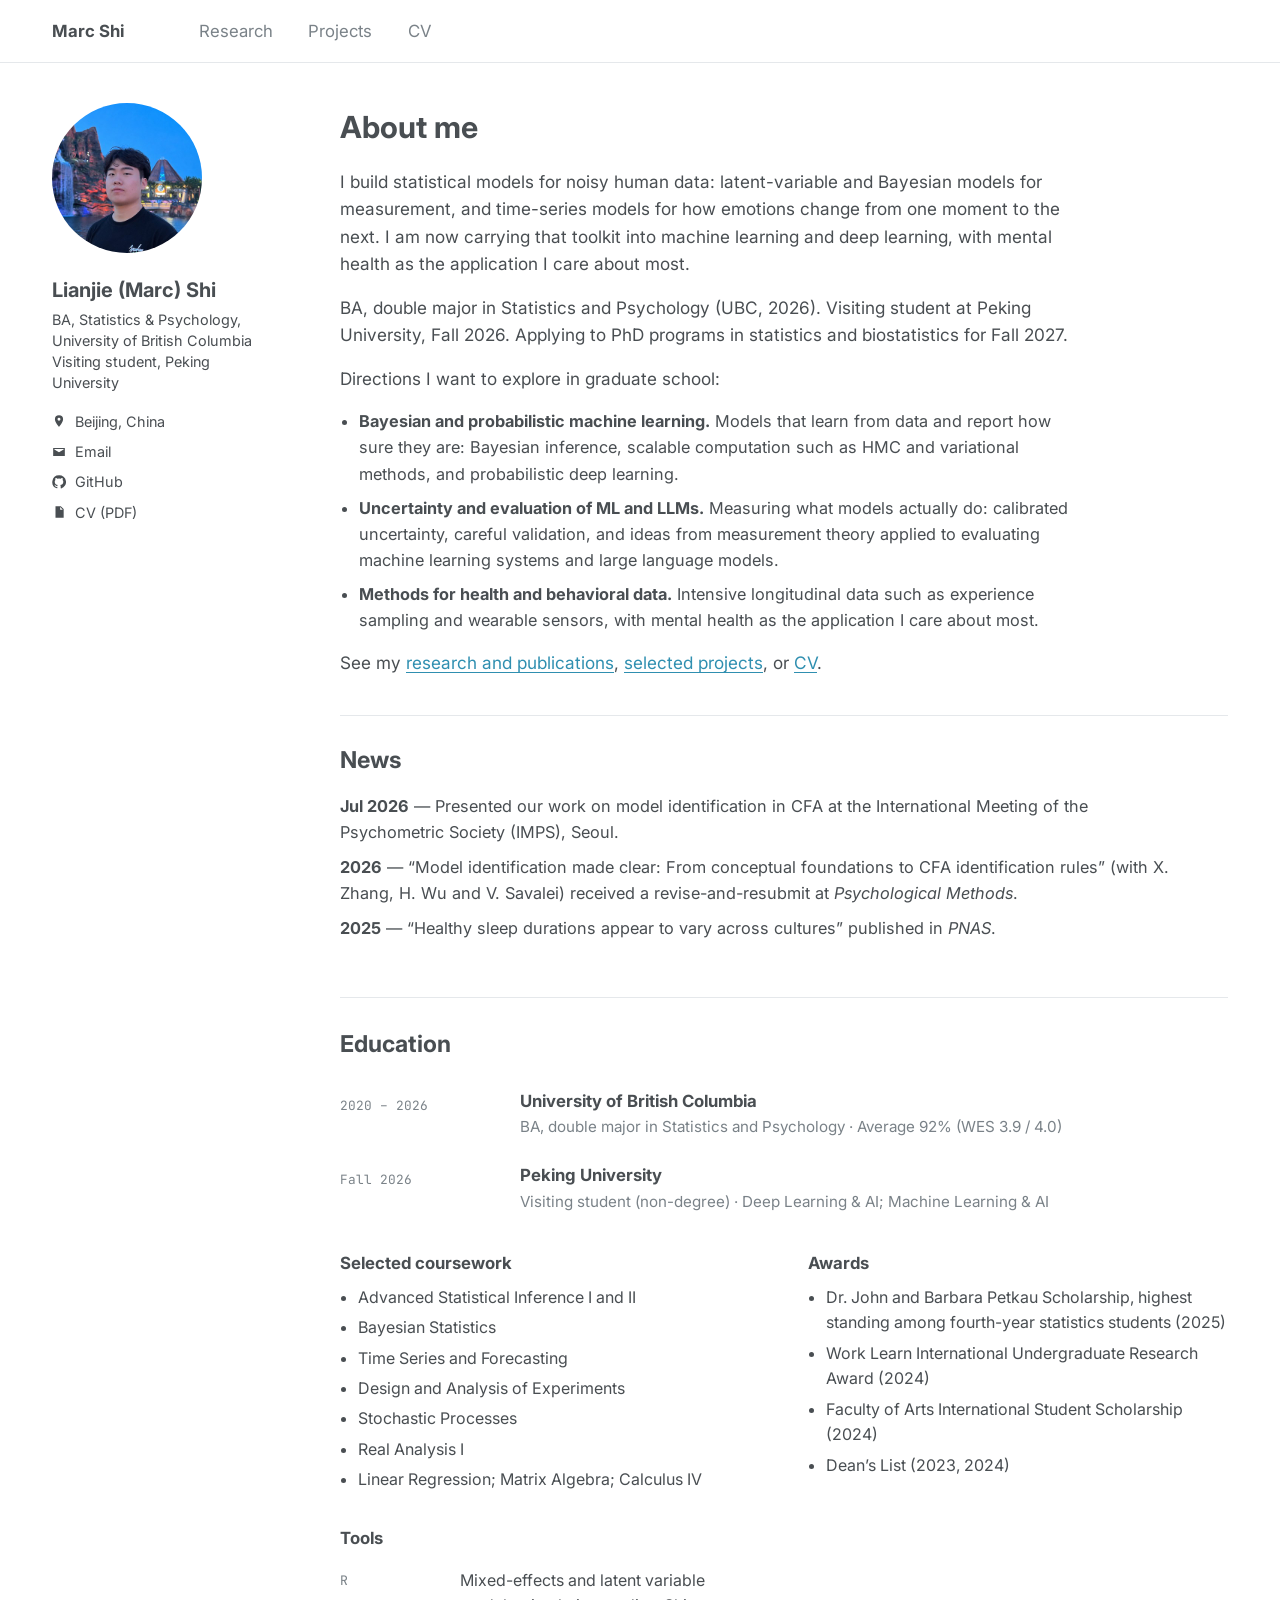
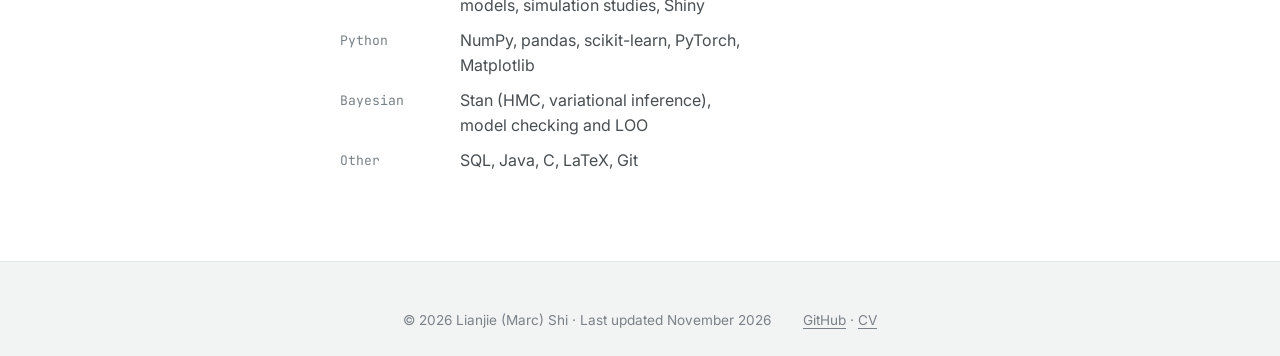
<file: index.html>
<!doctype html><html><head><meta charset=utf8><meta name=viewport content="width=device-width,initial-scale=1,viewport-fit=cover"><style>:root{color-scheme:light;box-sizing:border-box;padding-top:env(safe-area-inset-top,0px);padding-bottom:env(safe-area-inset-bottom,0px)}html{scroll-padding-top:env(safe-area-inset-top,0px)}body{margin:0;padding:0;font:14px -apple-system,BlinkMacSystemFont,sans-serif;background:#fff;color:#000}img{max-width:100%}[hidden]:not([hidden=until-found i]){display:none!important}</style></head><body>
<title>Lianjie (Marc) Shi</title>
<meta name="description" content="Lianjie (Marc) Shi — statistics and psychology graduate (UBC). Bayesian and latent-variable models for noisy human data, time series, and machine learning.">
<link rel="preconnect" href="https://fonts.googleapis.com">
<link rel="preconnect" href="https://fonts.gstatic.com" crossorigin>
<link rel="stylesheet" href="https://fonts.googleapis.com/css2?family=Inter:wght@400;500;600;700&family=JetBrains+Mono:wght@400;500&display=swap">
<link rel="stylesheet" href="assets/style.css">

<header class="masthead"><div class="in"><a class="site" href="index.html">Marc Shi</a><nav aria-label="Pages"><a href="research.html">Research</a><a href="projects.html">Projects</a><a href="Shi_Lianjie_CV.pdf">CV</a></nav></div></header>
<div class="layout">
  <aside class="sidebar" aria-label="About Marc">
      <img class="avatar-img" src="images/profile.jpg" alt="Lianjie (Marc) Shi">
      <p class="name">Lianjie (Marc) Shi</p>
      <p class="role">BA, Statistics &amp; Psychology, University of British Columbia<br>Visiting student, Peking University</p>
      <ul>
        <li><svg viewBox="0 0 24 24"><path d="M12 2a7 7 0 0 0-7 7c0 5.25 7 13 7 13s7-7.75 7-13a7 7 0 0 0-7-7zm0 9.5A2.5 2.5 0 1 1 12 6.5a2.5 2.5 0 0 1 0 5z"/></svg><span>Beijing, China</span></li>
        <li><svg viewBox="0 0 24 24"><path d="M2 5h20v14H2zm2 2v.5l8 5 8-5V7z"/></svg><a href="mailto:lianjie.marc.shi@outlook.com">Email</a></li>
        <li><svg viewBox="0 0 24 24"><path d="M12 .5a11.5 11.5 0 0 0-3.64 22.4c.58.1.79-.25.79-.56v-2c-3.2.7-3.88-1.38-3.88-1.38-.53-1.33-1.28-1.69-1.28-1.69-1.05-.72.08-.7.08-.7 1.16.08 1.77 1.19 1.77 1.19 1.03 1.76 2.7 1.25 3.36.96.1-.75.4-1.25.73-1.54-2.56-.29-5.25-1.28-5.25-5.68 0-1.26.45-2.28 1.19-3.09-.12-.29-.52-1.46.11-3.05 0 0 .97-.31 3.17 1.18a11 11 0 0 1 5.77 0c2.2-1.49 3.17-1.18 3.17-1.18.63 1.59.23 2.76.11 3.05.74.81 1.19 1.83 1.19 3.09 0 4.41-2.69 5.38-5.26 5.67.41.36.78 1.06.78 2.14v3.17c0 .31.21.67.8.56A11.5 11.5 0 0 0 12 .5z"/></svg><a href="https://github.com/Marclianjie" target="_blank" rel="noopener">GitHub</a></li>
        <li><svg viewBox="0 0 24 24"><path d="M6 2h9l5 5v15H6zm8 1.5V8h4.5zM8 12h8v1.5H8zm0 3h8v1.5H8zm0 3h5v1.5H8z"/></svg><a href="Shi_Lianjie_CV.pdf" target="_blank" rel="noopener">CV (PDF)</a></li>
      </ul>
    </aside>
  <main>
    <h1 class="page">About me</h1>
    <div class="prose">
      <p>I build statistical models for noisy human data: latent-variable and Bayesian models for measurement, and time-series models for how emotions change from one moment to the next. I am now carrying that toolkit into machine learning and deep learning, with mental health as the application I care about most.</p>
      <p>BA, double major in Statistics and Psychology (UBC, 2026). Visiting student at Peking University, Fall 2026. Applying to PhD programs in statistics and biostatistics for Fall 2027.</p>
      <p>Directions I want to explore in graduate school:</p>
      <ul>
        <li><b>Bayesian and probabilistic machine learning.</b> Models that learn from data and report how sure they are: Bayesian inference, scalable computation such as HMC and variational methods, and probabilistic deep learning.</li>
        <li><b>Uncertainty and evaluation of ML and LLMs.</b> Measuring what models actually do: calibrated uncertainty, careful validation, and ideas from measurement theory applied to evaluating machine learning systems and large language models.</li>
        <li><b>Methods for health and behavioral data.</b> Intensive longitudinal data such as experience sampling and wearable sensors, with mental health as the application I care about most.</li>
      </ul>
      <p>See my <a href="research.html">research and publications</a>, <a href="projects.html">selected projects</a>, or <a href="Shi_Lianjie_CV.pdf" target="_blank" rel="noopener">CV</a>.</p>
    </div>
    <h2 class="sub">News</h2>
    <ul class="news">
      <li><b>Jul 2026</b> — Presented our work on model identification in CFA at the International Meeting of the Psychometric Society (IMPS), Seoul.</li>
      <li><b>2026</b> — “Model identification made clear: From conceptual foundations to CFA identification rules” (with X. Zhang, H. Wu and V. Savalei) received a revise-and-resubmit at <i>Psychological Methods</i>.</li>
      <li><b>2025</b> — “Healthy sleep durations appear to vary across cultures” published in <i>PNAS</i>.</li>
    </ul>
<section id="education" style="margin-top:1.5rem" aria-labelledby="edu-h">
    <div class="sec-head"><h2 id="edu-h">Education</h2></div>
    <div class="entries" style="margin-bottom:2.25rem">
      <div class="entry">
        <div class="when">2020 – 2026</div>
        <div>
          <h3>University of British Columbia</h3>
          <p class="where">BA, double major in Statistics and Psychology · Average 92% (WES 3.9 / 4.0)</p>
        </div>
      </div>
      <div class="entry">
        <div class="when">Fall 2026</div>
        <div>
          <h3>Peking University</h3>
          <p class="where">Visiting student (non-degree) · Deep Learning &amp; AI; Machine Learning &amp; AI</p>
        </div>
      </div>
    </div>
    <div class="two">
      <div>
        <h3>Selected coursework</h3>
        <ul class="plain">
          <li>Advanced Statistical Inference I and II</li>
          <li>Bayesian Statistics</li>
          <li>Time Series and Forecasting</li>
          <li>Design and Analysis of Experiments</li>
          <li>Stochastic Processes</li>
          <li>Real Analysis I</li>
          <li>Linear Regression; Matrix Algebra; Calculus IV</li>
        </ul>
      </div>
      <div>
        <h3>Awards</h3>
        <ul class="plain">
          <li>Dr. John and Barbara Petkau Scholarship, highest standing among fourth-year statistics students (2025)</li>
          <li>Work Learn International Undergraduate Research Award (2024)</li>
          <li>Faculty of Arts International Student Scholarship (2024)</li>
          <li>Dean’s List (2023, 2024)</li>
        </ul>
      </div>
      <div>
        <h3>Tools</h3>
        <dl class="skills">
          <div><dt>R</dt><dd>Mixed-effects and latent variable models, simulation studies, Shiny</dd></div>
          <div><dt>Python</dt><dd>NumPy, pandas, scikit-learn, PyTorch, Matplotlib</dd></div>
          <div><dt>Bayesian</dt><dd>Stan (HMC, variational inference), model checking and LOO</dd></div>
          <div><dt>Other</dt><dd>SQL, Java, C, LaTeX, Git</dd></div>
        </dl>
      </div>
    </div>
  </section>
  </main>
</div>
<footer class="site-footer"><div class="in"><span>© 2026 Lianjie (Marc) Shi · Last updated November 2026</span><span><a href="https://github.com/Marclianjie" target="_blank" rel="noopener">GitHub</a> · <a href="Shi_Lianjie_CV.pdf" target="_blank" rel="noopener">CV</a></span></div></footer>


</body></html>
</file>
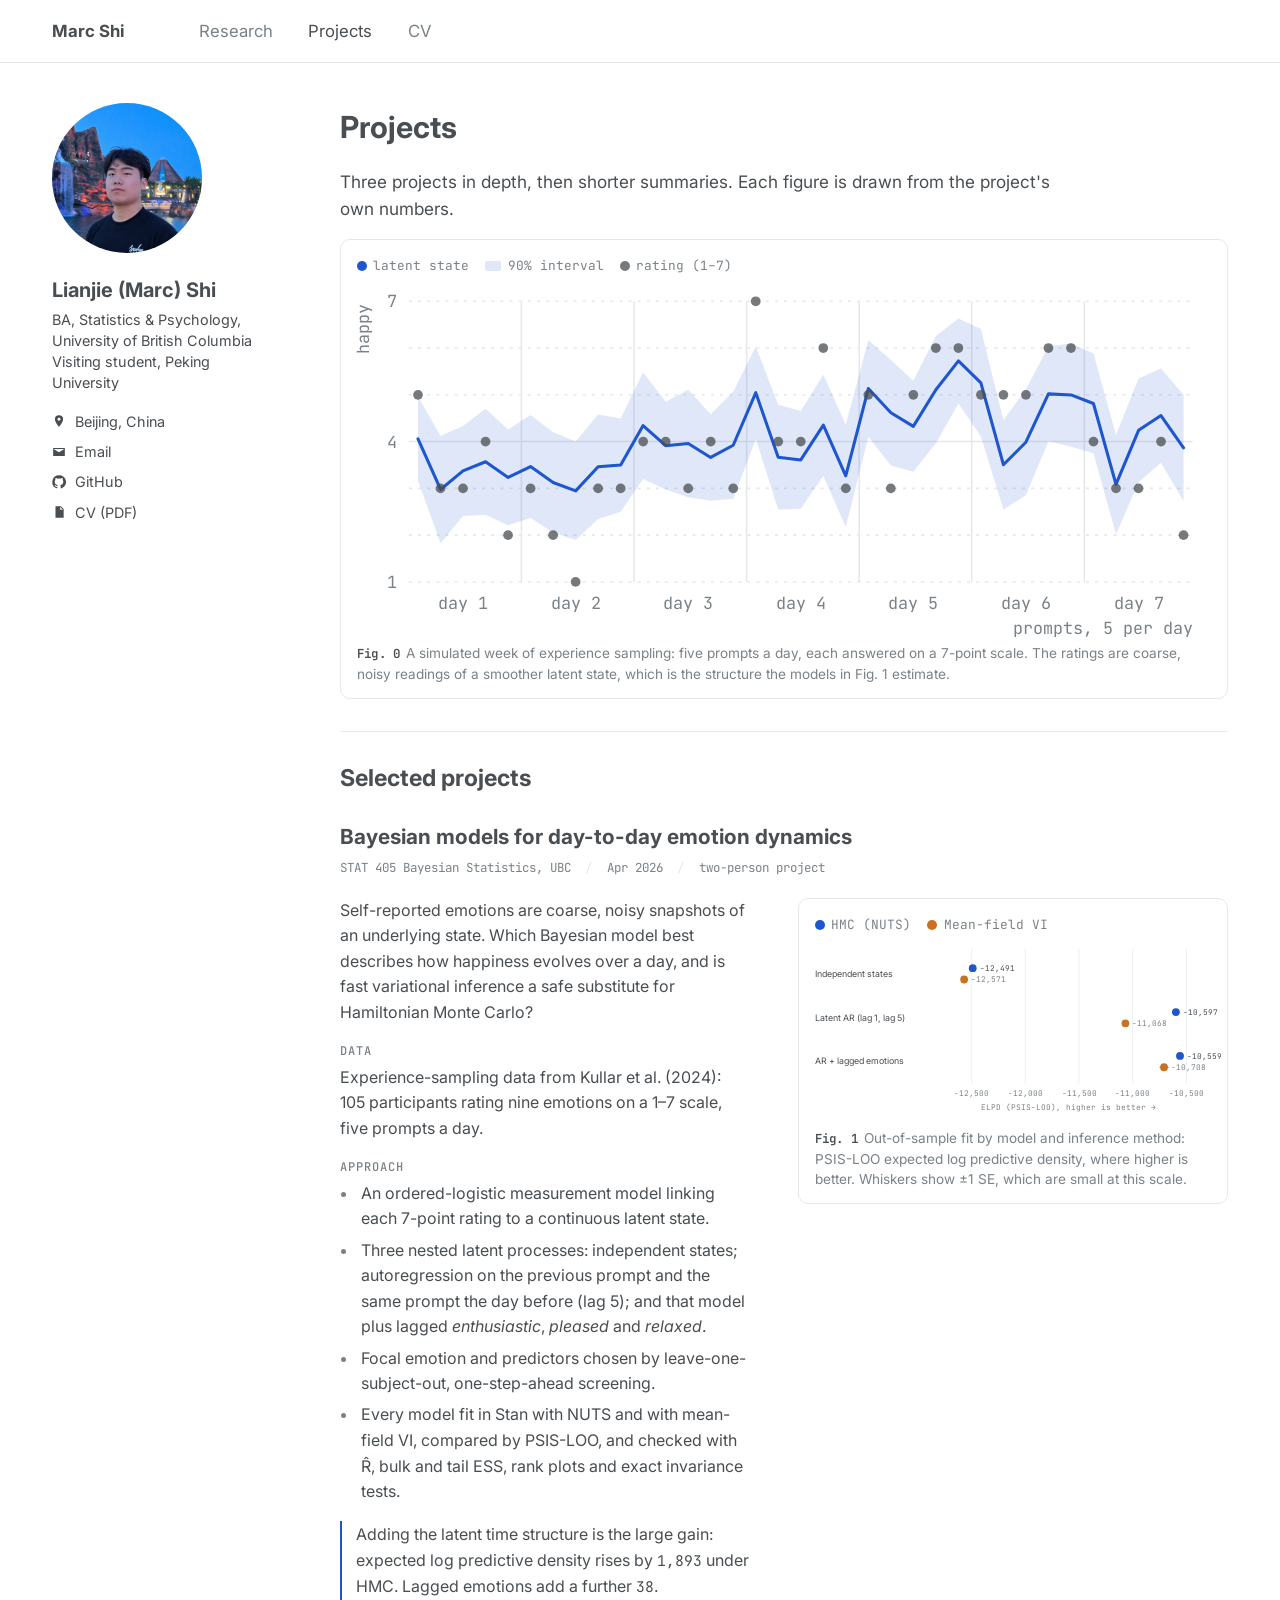
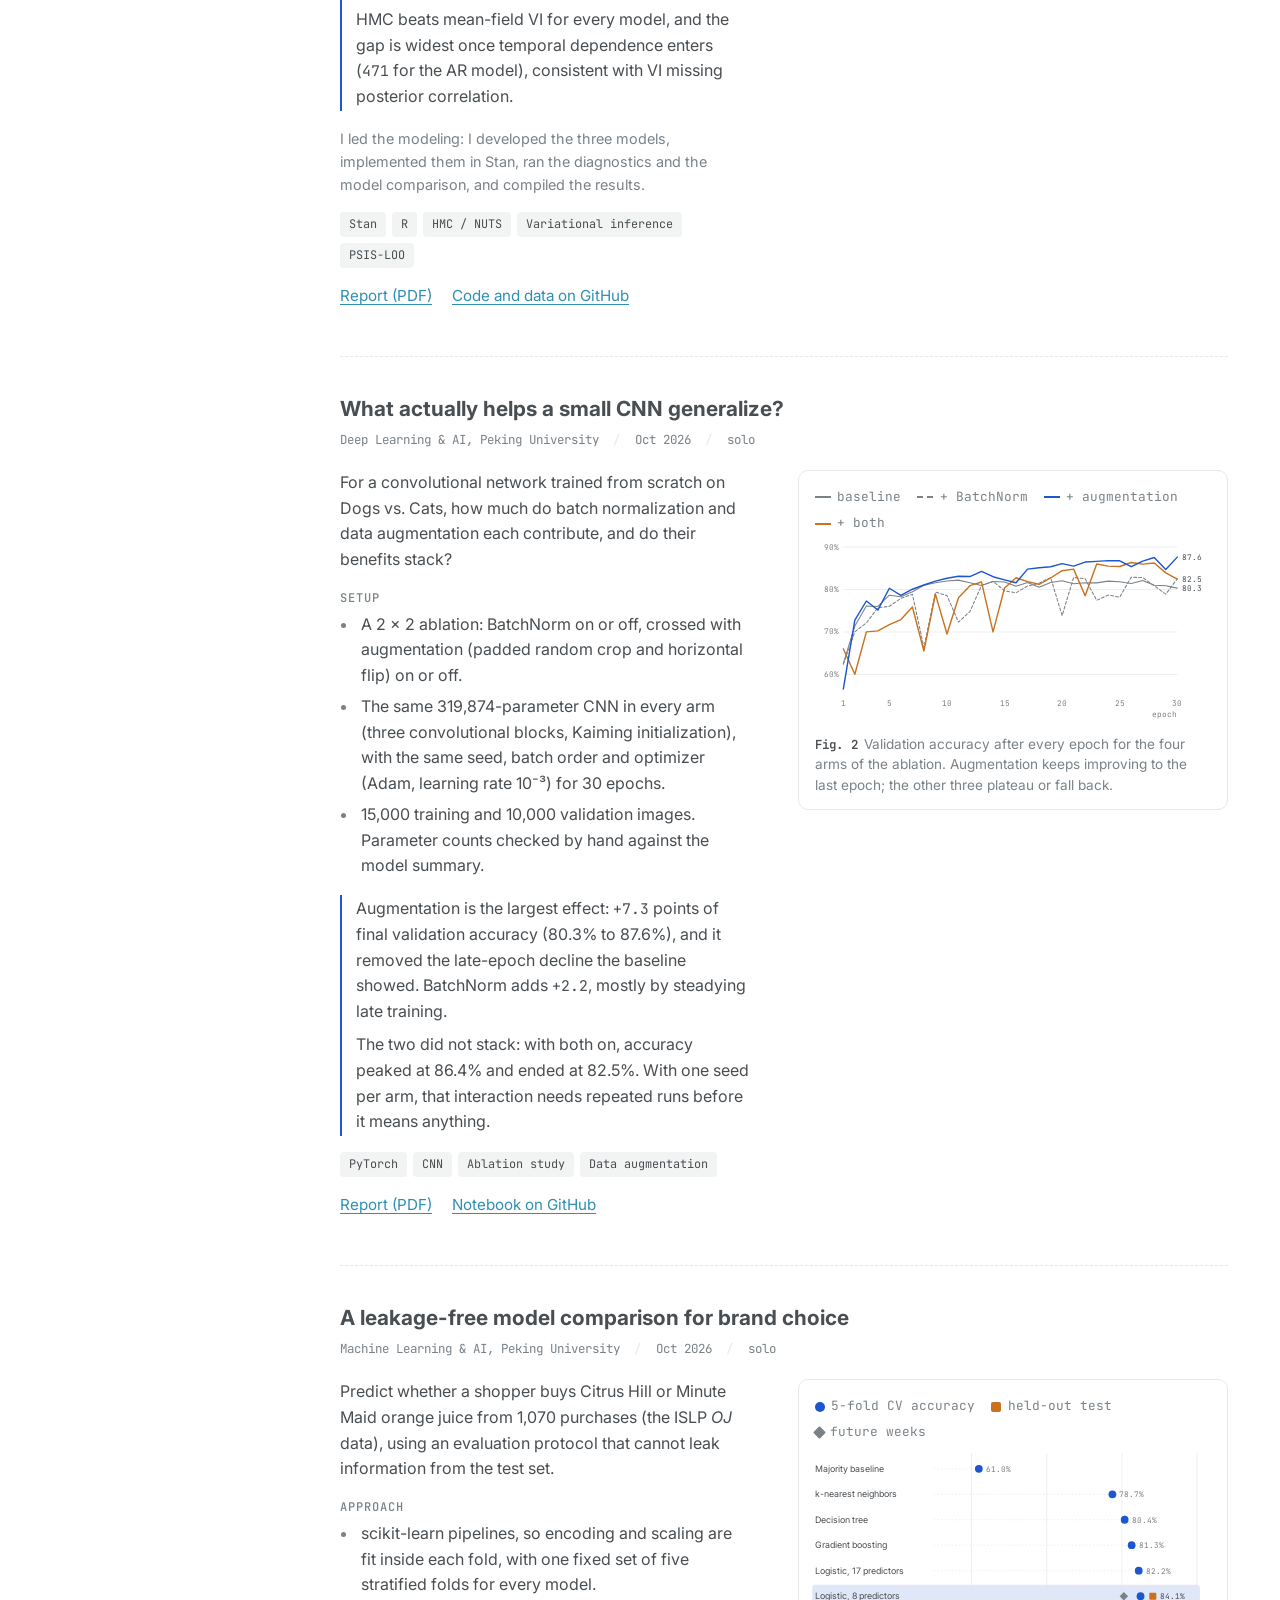
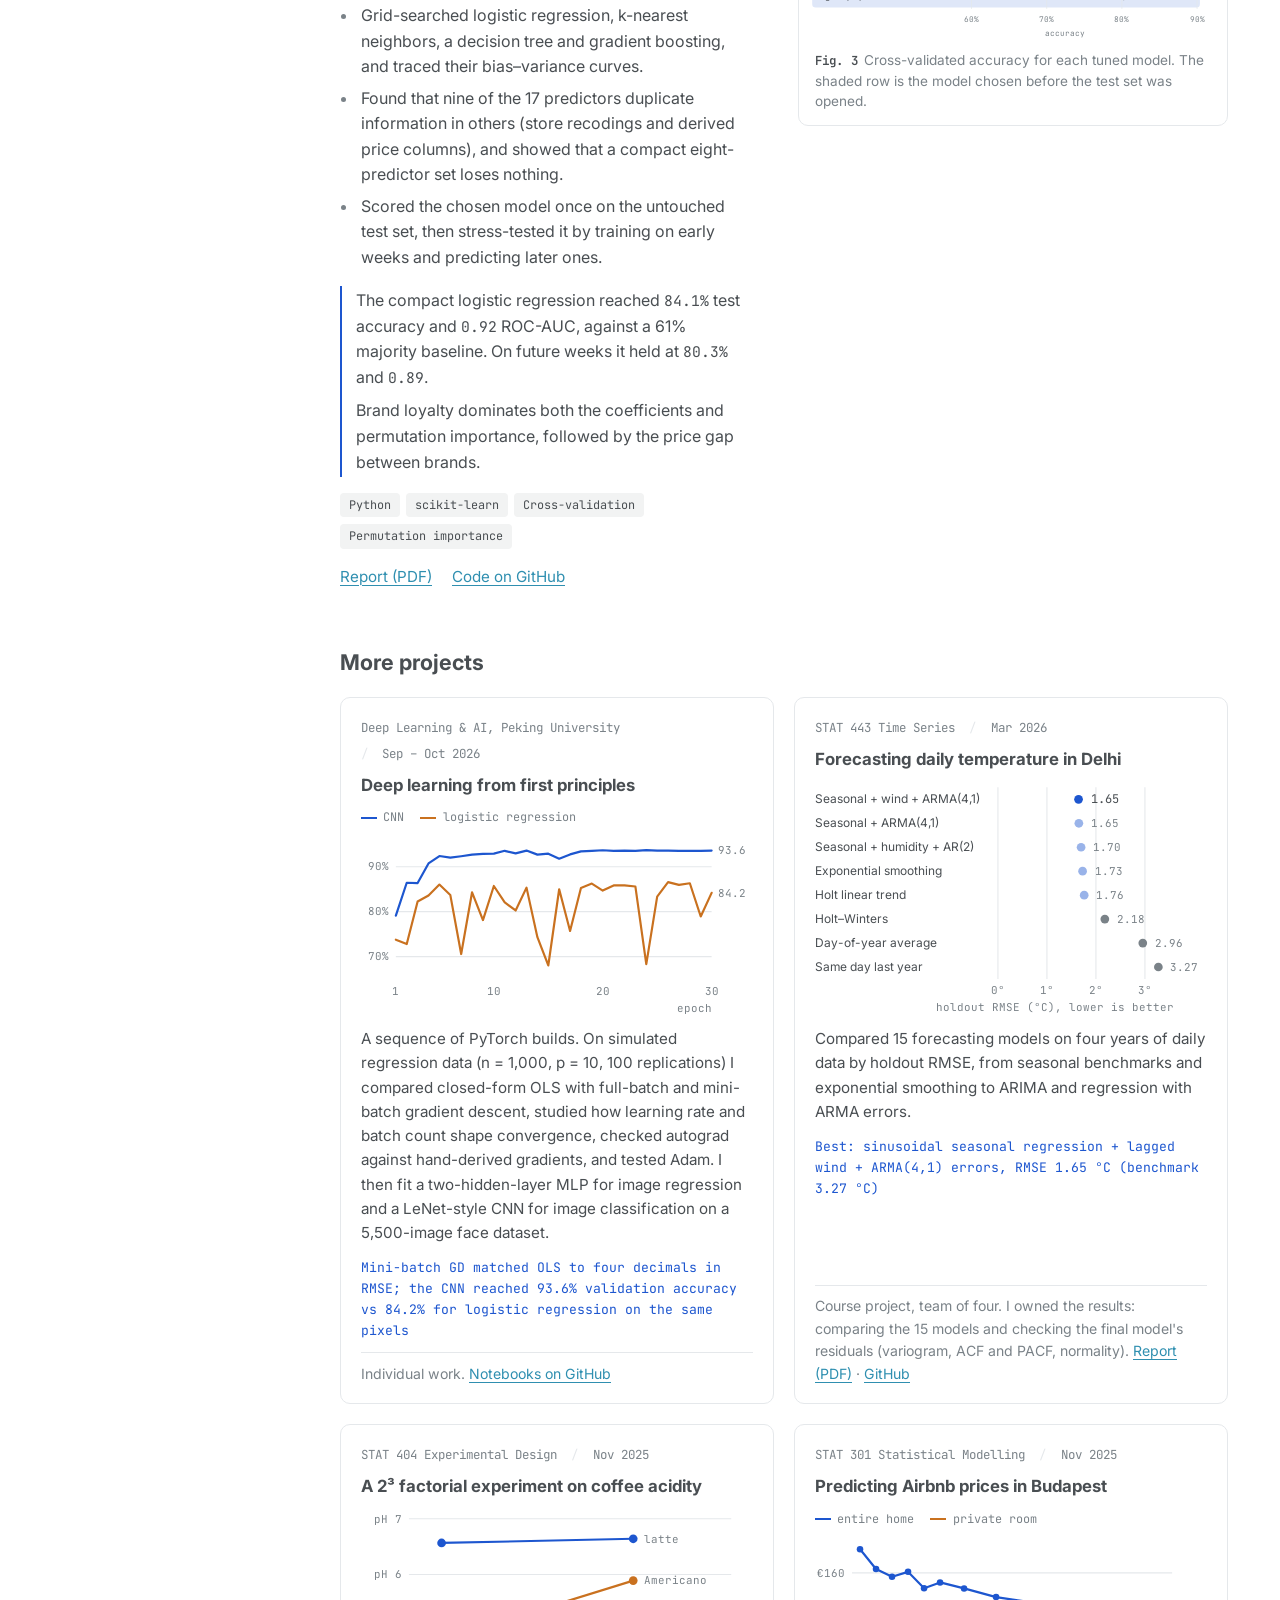
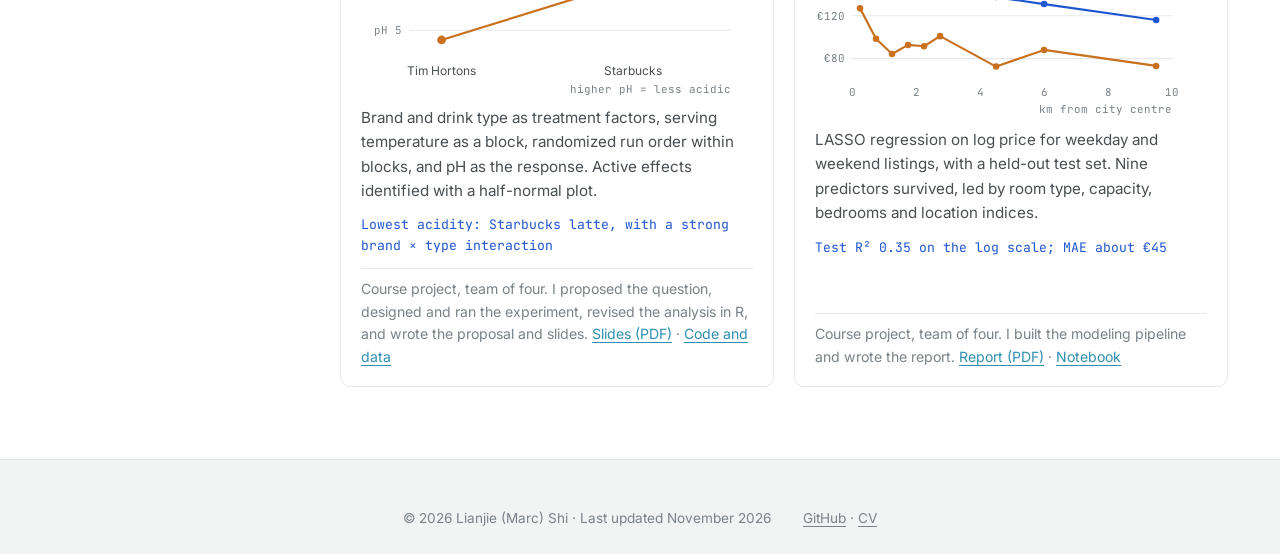
<file: projects.html>
<!doctype html>
<html lang="en">
<head>
<meta charset="utf-8">
<meta name="viewport" content="width=device-width, initial-scale=1, viewport-fit=cover">
<title>Projects · Lianjie (Marc) Shi</title>
<meta name="description" content="Lianjie (Marc) Shi — statistics and psychology graduate (UBC). Bayesian and latent-variable models for noisy human data, time series, and machine learning.">
<link rel="preconnect" href="https://fonts.googleapis.com">
<link rel="preconnect" href="https://fonts.gstatic.com" crossorigin>
<link rel="stylesheet" href="https://fonts.googleapis.com/css2?family=Inter:wght@400;500;600;700&family=JetBrains+Mono:wght@400;500&display=swap">
<link rel="stylesheet" href="assets/style.css">
</head>
<body>
<header class="masthead"><div class="in"><a class="site" href="index.html">Marc Shi</a><nav aria-label="Pages"><a href="research.html">Research</a><a href="projects.html" aria-current="page">Projects</a><a href="Shi_Lianjie_CV.pdf">CV</a></nav></div></header>
<div class="layout">
  <aside class="sidebar" aria-label="About Marc">
      <img class="avatar-img" src="images/profile.jpg" alt="Lianjie (Marc) Shi">
      <p class="name">Lianjie (Marc) Shi</p>
      <p class="role">BA, Statistics &amp; Psychology, University of British Columbia<br>Visiting student, Peking University</p>
      <ul>
        <li><svg viewBox="0 0 24 24"><path d="M12 2a7 7 0 0 0-7 7c0 5.25 7 13 7 13s7-7.75 7-13a7 7 0 0 0-7-7zm0 9.5A2.5 2.5 0 1 1 12 6.5a2.5 2.5 0 0 1 0 5z"/></svg><span>Beijing, China</span></li>
        <li><svg viewBox="0 0 24 24"><path d="M2 5h20v14H2zm2 2v.5l8 5 8-5V7z"/></svg><a href="mailto:lianjie.marc.shi@outlook.com">Email</a></li>
        <li><svg viewBox="0 0 24 24"><path d="M12 .5a11.5 11.5 0 0 0-3.64 22.4c.58.1.79-.25.79-.56v-2c-3.2.7-3.88-1.38-3.88-1.38-.53-1.33-1.28-1.69-1.28-1.69-1.05-.72.08-.7.08-.7 1.16.08 1.77 1.19 1.77 1.19 1.03 1.76 2.7 1.25 3.36.96.1-.75.4-1.25.73-1.54-2.56-.29-5.25-1.28-5.25-5.68 0-1.26.45-2.28 1.19-3.09-.12-.29-.52-1.46.11-3.05 0 0 .97-.31 3.17 1.18a11 11 0 0 1 5.77 0c2.2-1.49 3.17-1.18 3.17-1.18.63 1.59.23 2.76.11 3.05.74.81 1.19 1.83 1.19 3.09 0 4.41-2.69 5.38-5.26 5.67.41.36.78 1.06.78 2.14v3.17c0 .31.21.67.8.56A11.5 11.5 0 0 0 12 .5z"/></svg><a href="https://github.com/Marclianjie" target="_blank" rel="noopener">GitHub</a></li>
        <li><svg viewBox="0 0 24 24"><path d="M6 2h9l5 5v15H6zm8 1.5V8h4.5zM8 12h8v1.5H8zm0 3h8v1.5H8zm0 3h5v1.5H8z"/></svg><a href="Shi_Lianjie_CV.pdf" target="_blank" rel="noopener">CV (PDF)</a></li>
      </ul>
    </aside>
  <main>
    <h1 class="page">Projects</h1>
    <div class="prose"><p>Three projects in depth, then shorter summaries. Each figure is drawn from the project's own numbers.</p></div>
    <figure class="fig" aria-labelledby="fig0-cap">
      <div class="legend" aria-hidden="true">
        <span><i class="sw a"></i>latent state</span>
        <span><i class="sw band"></i>90% interval</span>
        <span><i class="sw" style="background:var(--ink);opacity:.75"></i>rating (1–7)</span>
      </div>
      <svg id="fig0" viewBox="0 0 560 230" role="img" aria-label="Simulated latent emotion trajectory over seven days with five prompts per day, with ordinal ratings shown as dots."></svg>
      <figcaption id="fig0-cap"><b>Fig. 0</b>A simulated week of experience sampling: five prompts a day, each answered on a 7-point scale. The ratings are coarse, noisy readings of a smoother latent state, which is the structure the models in Fig. 1 estimate.</figcaption>
    </figure>
<section id="projects" aria-labelledby="projects-h">
    <div class="sec-head"><h2 id="projects-h">Selected projects</h2></div>

    <!-- Fig 1 -->
    <article class="plate" aria-labelledby="p1">
      <div class="plate-head">
        <h3 id="p1">Bayesian models for day-to-day emotion dynamics</h3>
        <div class="meta"><span>STAT 405 Bayesian Statistics, UBC</span><span>Apr 2026</span><span>two-person project</span></div>
      </div>
      <div class="plate-body">
        <div class="plate-text">
          <p>Self-reported emotions are coarse, noisy snapshots of an underlying state. Which Bayesian model best describes how happiness evolves over a day, and is fast variational inference a safe substitute for Hamiltonian Monte Carlo?</p>
          <div>
            <h4>Data</h4>
            <p>Experience-sampling data from Kullar et al. (2024): 105 participants rating nine emotions on a 1–7 scale, five prompts a day.</p>
          </div>
          <div>
            <h4>Approach</h4>
            <ul>
              <li>An ordered-logistic measurement model linking each 7-point rating to a continuous latent state.</li>
              <li>Three nested latent processes: independent states; autoregression on the previous prompt and the same prompt the day before (lag 5); and that model plus lagged <i>enthusiastic</i>, <i>pleased</i> and <i>relaxed</i>.</li>
              <li>Focal emotion and predictors chosen by leave-one-subject-out, one-step-ahead screening.</li>
              <li>Every model fit in Stan with NUTS and with mean-field VI, compared by PSIS-LOO, and checked with R̂, bulk and tail ESS, rank plots and exact invariance tests.</li>
            </ul>
          </div>
          <div class="finding">
            <p>Adding the latent time structure is the large gain: expected log predictive density rises by <span class="num">1,893</span> under HMC. Lagged emotions add a further <span class="num">38</span>.</p>
            <p>HMC beats mean-field VI for every model, and the gap is widest once temporal dependence enters (<span class="num">471</span> for the AR model), consistent with VI missing posterior correlation.</p>
          </div>
          <p class="small muted">I led the modeling: I developed the three models, implemented them in Stan, ran the diagnostics and the model comparison, and compiled the results.</p>
          <div class="tags"><span class="tag">Stan</span><span class="tag">R</span><span class="tag">HMC / NUTS</span><span class="tag">Variational inference</span><span class="tag">PSIS-LOO</span></div>
          <div class="plate-links"><a href="reports/bayesian-emotion-dynamics.pdf" target="_blank" rel="noopener">Report (PDF)</a><a href="https://github.com/Marclianjie/data-science-portfolio/tree/main/bayesian-emotion-dynamics" target="_blank" rel="noopener">Code and data on GitHub</a></div>
        </div>
        <figure class="fig" aria-labelledby="fig1-cap">
          <div class="legend" aria-hidden="true"><span><i class="sw a"></i>HMC (NUTS)</span><span><i class="sw b"></i>Mean-field VI</span></div>
          <svg id="fig1" viewBox="0 0 560 250" role="img" aria-label="Dot plot of ELPD for three models under HMC and VI."></svg>
          <figcaption id="fig1-cap"><b>Fig. 1</b>Out-of-sample fit by model and inference method: PSIS-LOO expected log predictive density, where higher is better. Whiskers show ±1 SE, which are small at this scale.</figcaption>
        </figure>
      </div>
    </article>

    <!-- Fig 2 -->
    <article class="plate" aria-labelledby="p2">
      <div class="plate-head">
        <h3 id="p2">What actually helps a small CNN generalize?</h3>
        <div class="meta"><span>Deep Learning &amp; AI, Peking University</span><span>Oct 2026</span><span>solo</span></div>
      </div>
      <div class="plate-body">
        <div class="plate-text">
          <p>For a convolutional network trained from scratch on Dogs vs. Cats, how much do batch normalization and data augmentation each contribute, and do their benefits stack?</p>
          <div>
            <h4>Setup</h4>
            <ul>
              <li>A 2 × 2 ablation: BatchNorm on or off, crossed with augmentation (padded random crop and horizontal flip) on or off.</li>
              <li>The same 319,874-parameter CNN in every arm (three convolutional blocks, Kaiming initialization), with the same seed, batch order and optimizer (Adam, learning rate 10⁻³) for 30 epochs.</li>
              <li>15,000 training and 10,000 validation images. Parameter counts checked by hand against the model summary.</li>
            </ul>
          </div>
          <div class="finding">
            <p>Augmentation is the largest effect: <span class="num">+7.3</span> points of final validation accuracy (80.3% to 87.6%), and it removed the late-epoch decline the baseline showed. BatchNorm adds <span class="num">+2.2</span>, mostly by steadying late training.</p>
            <p>The two did not stack: with both on, accuracy peaked at 86.4% and ended at 82.5%. With one seed per arm, that interaction needs repeated runs before it means anything.</p>
          </div>
          <div class="tags"><span class="tag">PyTorch</span><span class="tag">CNN</span><span class="tag">Ablation study</span><span class="tag">Data augmentation</span></div>
          <div class="plate-links"><a href="reports/cnn-ablation.pdf" target="_blank" rel="noopener">Report (PDF)</a><a href="https://github.com/Marclianjie/data-science-portfolio/tree/main/cnn-ablation-dogs-vs-cats" target="_blank" rel="noopener">Notebook on GitHub</a></div>
        </div>
        <figure class="fig" aria-labelledby="fig2-cap">
          <div class="legend" aria-hidden="true"><span><i class="sw ln m"></i>baseline</span><span><i class="sw ln md"></i>+ BatchNorm</span><span><i class="sw ln"></i>+ augmentation</span><span><i class="sw ln b"></i>+ both</span></div>
          <svg id="fig2" viewBox="0 0 560 260" role="img" aria-label="Validation accuracy by epoch for four CNN configurations over 30 epochs."></svg>
          <figcaption id="fig2-cap"><b>Fig. 2</b>Validation accuracy after every epoch for the four arms of the ablation. Augmentation keeps improving to the last epoch; the other three plateau or fall back.</figcaption>
        </figure>
      </div>
    </article>

    <!-- Fig 3 -->
    <article class="plate" aria-labelledby="p3">
      <div class="plate-head">
        <h3 id="p3">A leakage-free model comparison for brand choice</h3>
        <div class="meta"><span>Machine Learning &amp; AI, Peking University</span><span>Oct 2026</span><span>solo</span></div>
      </div>
      <div class="plate-body">
        <div class="plate-text">
          <p>Predict whether a shopper buys Citrus Hill or Minute Maid orange juice from 1,070 purchases (the ISLP <i>OJ</i> data), using an evaluation protocol that cannot leak information from the test set.</p>
          <div>
            <h4>Approach</h4>
            <ul>
              <li>scikit-learn pipelines, so encoding and scaling are fit inside each fold, with one fixed set of five stratified folds for every model.</li>
              <li>Grid-searched logistic regression, k-nearest neighbors, a decision tree and gradient boosting, and traced their bias–variance curves.</li>
              <li>Found that nine of the 17 predictors duplicate information in others (store recodings and derived price columns), and showed that a compact eight-predictor set loses nothing.</li>
              <li>Scored the chosen model once on the untouched test set, then stress-tested it by training on early weeks and predicting later ones.</li>
            </ul>
          </div>
          <div class="finding">
            <p>The compact logistic regression reached <span class="num">84.1%</span> test accuracy and <span class="num">0.92</span> ROC-AUC, against a 61% majority baseline. On future weeks it held at <span class="num">80.3%</span> and <span class="num">0.89</span>.</p>
            <p>Brand loyalty dominates both the coefficients and permutation importance, followed by the price gap between brands.</p>
          </div>
          <div class="tags"><span class="tag">Python</span><span class="tag">scikit-learn</span><span class="tag">Cross-validation</span><span class="tag">Permutation importance</span></div>
          <div class="plate-links"><a href="reports/oj-brand-choice-report.pdf" target="_blank" rel="noopener">Report (PDF)</a><a href="https://github.com/Marclianjie/data-science-portfolio/tree/main/oj-brand-choice" target="_blank" rel="noopener">Code on GitHub</a></div>
        </div>
        <figure class="fig" aria-labelledby="fig3-cap">
          <div class="legend" aria-hidden="true"><span><i class="sw a"></i>5-fold CV accuracy</span><span><i class="sw sq"></i>held-out test</span><span><i class="sw dia"></i>future weeks</span></div>
          <svg id="fig3" viewBox="0 0 560 270" role="img" aria-label="Cross-validated accuracy of six models with test and future-week accuracy for the selected model."></svg>
          <figcaption id="fig3-cap"><b>Fig. 3</b>Cross-validated accuracy for each tuned model. The shaded row is the model chosen before the test set was opened.</figcaption>
        </figure>
      </div>
    </article>

    <h3 style="font-size:1.35rem;margin:0.5rem 0 1.1rem">More projects</h3>
    <div class="cards">
      <article class="card">
        <div class="meta" style="margin-top:0"><span>Deep Learning &amp; AI, Peking University</span><span>Sep – Oct 2026</span></div>
        <h3>Deep learning from first principles</h3>
        <figure aria-label="Validation accuracy by epoch: CNN versus logistic regression">
          <div class="legend" aria-hidden="true"><span><i class="sw ln"></i>CNN</span><span><i class="sw ln b"></i>logistic regression</span></div>
          <svg id="mini-dl" viewBox="0 0 360 170" role="img" aria-label="CNN validation accuracy rises to about 93.6 percent; logistic regression fluctuates around 80 to 86 percent."></svg>
        </figure>
        <p>A sequence of PyTorch builds. On simulated regression data (n = 1,000, p = 10, 100 replications) I compared closed-form OLS with full-batch and mini-batch gradient descent, studied how learning rate and batch count shape convergence, checked autograd against hand-derived gradients, and tested Adam. I then fit a two-hidden-layer MLP for image regression and a LeNet-style CNN for image classification on a 5,500-image face dataset.</p>
        <p class="stat">Mini-batch GD matched OLS to four decimals in RMSE; the CNN reached 93.6% validation accuracy vs 84.2% for logistic regression on the same pixels</p>
        <p class="role">Individual work. <a href="https://github.com/Marclianjie/data-science-portfolio/tree/main/deep-learning-foundations" target="_blank" rel="noopener">Notebooks on GitHub</a></p>
      </article>
      <article class="card">
        <div class="meta" style="margin-top:0"><span>STAT 443 Time Series</span><span>Mar 2026</span></div>
        <h3>Forecasting daily temperature in Delhi</h3>
        <figure aria-label="Holdout RMSE by forecasting model">
          <svg id="mini-delhi" viewBox="0 0 360 214" role="img" aria-label="Holdout RMSE for eight of the fifteen models, from 1.65 for the best seasonal regression to 3.27 for the same-day-last-year benchmark."></svg>
        </figure>
        <p>Compared 15 forecasting models on four years of daily data by holdout RMSE, from seasonal benchmarks and exponential smoothing to ARIMA and regression with ARMA errors.</p>
        <p class="stat">Best: sinusoidal seasonal regression + lagged wind + ARMA(4,1) errors, RMSE 1.65 °C (benchmark 3.27 °C)</p>
        <p class="role">Course project, team of four. I owned the results: comparing the 15 models and checking the final model's residuals (variogram, ACF and PACF, normality). <a href="reports/delhi-temperature-forecasting.pdf" target="_blank" rel="noopener">Report (PDF)</a> · <a href="https://github.com/Marclianjie/data-science-portfolio/tree/main/delhi-temperature-forecasting" target="_blank" rel="noopener">GitHub</a></p>
      </article>
      <article class="card">
        <div class="meta" style="margin-top:0"><span>STAT 404 Experimental Design</span><span>Nov 2025</span></div>
        <h3>A 2³ factorial experiment on coffee acidity</h3>
        <figure aria-label="Interaction plot of mean pH by brand and drink type">
          <svg id="mini-coffee" viewBox="0 0 360 170" role="img" aria-label="Latte pH is high for both brands; Americano pH rises from 4.8 at Tim Hortons to 5.9 at Starbucks."></svg>
        </figure>
        <p>Brand and drink type as treatment factors, serving temperature as a block, randomized run order within blocks, and pH as the response. Active effects identified with a half-normal plot.</p>
        <p class="stat">Lowest acidity: Starbucks latte, with a strong brand × type interaction</p>
        <p class="role">Course project, team of four. I proposed the question, designed and ran the experiment, revised the analysis in R, and wrote the proposal and slides. <a href="reports/coffee-acidity-slides.pdf" target="_blank" rel="noopener">Slides (PDF)</a> · <a href="https://github.com/Marclianjie/data-science-portfolio/tree/main/coffee-acidity-factorial" target="_blank" rel="noopener">Code and data</a></p>
      </article>
      <article class="card">
        <div class="meta" style="margin-top:0"><span>STAT 301 Statistical Modelling</span><span>Nov 2025</span></div>
        <h3>Predicting Airbnb prices in Budapest</h3>
        <figure aria-label="Median listing price by distance from the city centre">
          <div class="legend" aria-hidden="true"><span><i class="sw ln"></i>entire home</span><span><i class="sw ln b"></i>private room</span></div>
          <svg id="mini-airbnb" viewBox="0 0 360 170" role="img" aria-label="Median price falls from about 182 euros near the centre to about 116 euros 7 to 12 km out for entire homes, and from about 127 to 73 euros for private rooms."></svg>
        </figure>
        <p>LASSO regression on log price for weekday and weekend listings, with a held-out test set. Nine predictors survived, led by room type, capacity, bedrooms and location indices.</p>
        <p class="stat">Test R² 0.35 on the log scale; MAE about €45</p>
        <p class="role">Course project, team of four. I built the modeling pipeline and wrote the report. <a href="reports/airbnb-budapest.pdf" target="_blank" rel="noopener">Report (PDF)</a> · <a href="https://github.com/Marclianjie/data-science-portfolio/tree/main/airbnb-budapest-lasso" target="_blank" rel="noopener">Notebook</a></p>
      </article>
    </div>
  </section>
  </main>
</div>
<footer class="site-footer"><div class="in"><span>© 2026 Lianjie (Marc) Shi · Last updated November 2026</span><span><a href="https://github.com/Marclianjie" target="_blank" rel="noopener">GitHub</a> · <a href="Shi_Lianjie_CV.pdf" target="_blank" rel="noopener">CV</a></span></div></footer>
<script src="assets/figs.js"></script>
</body>
</html>
</file>
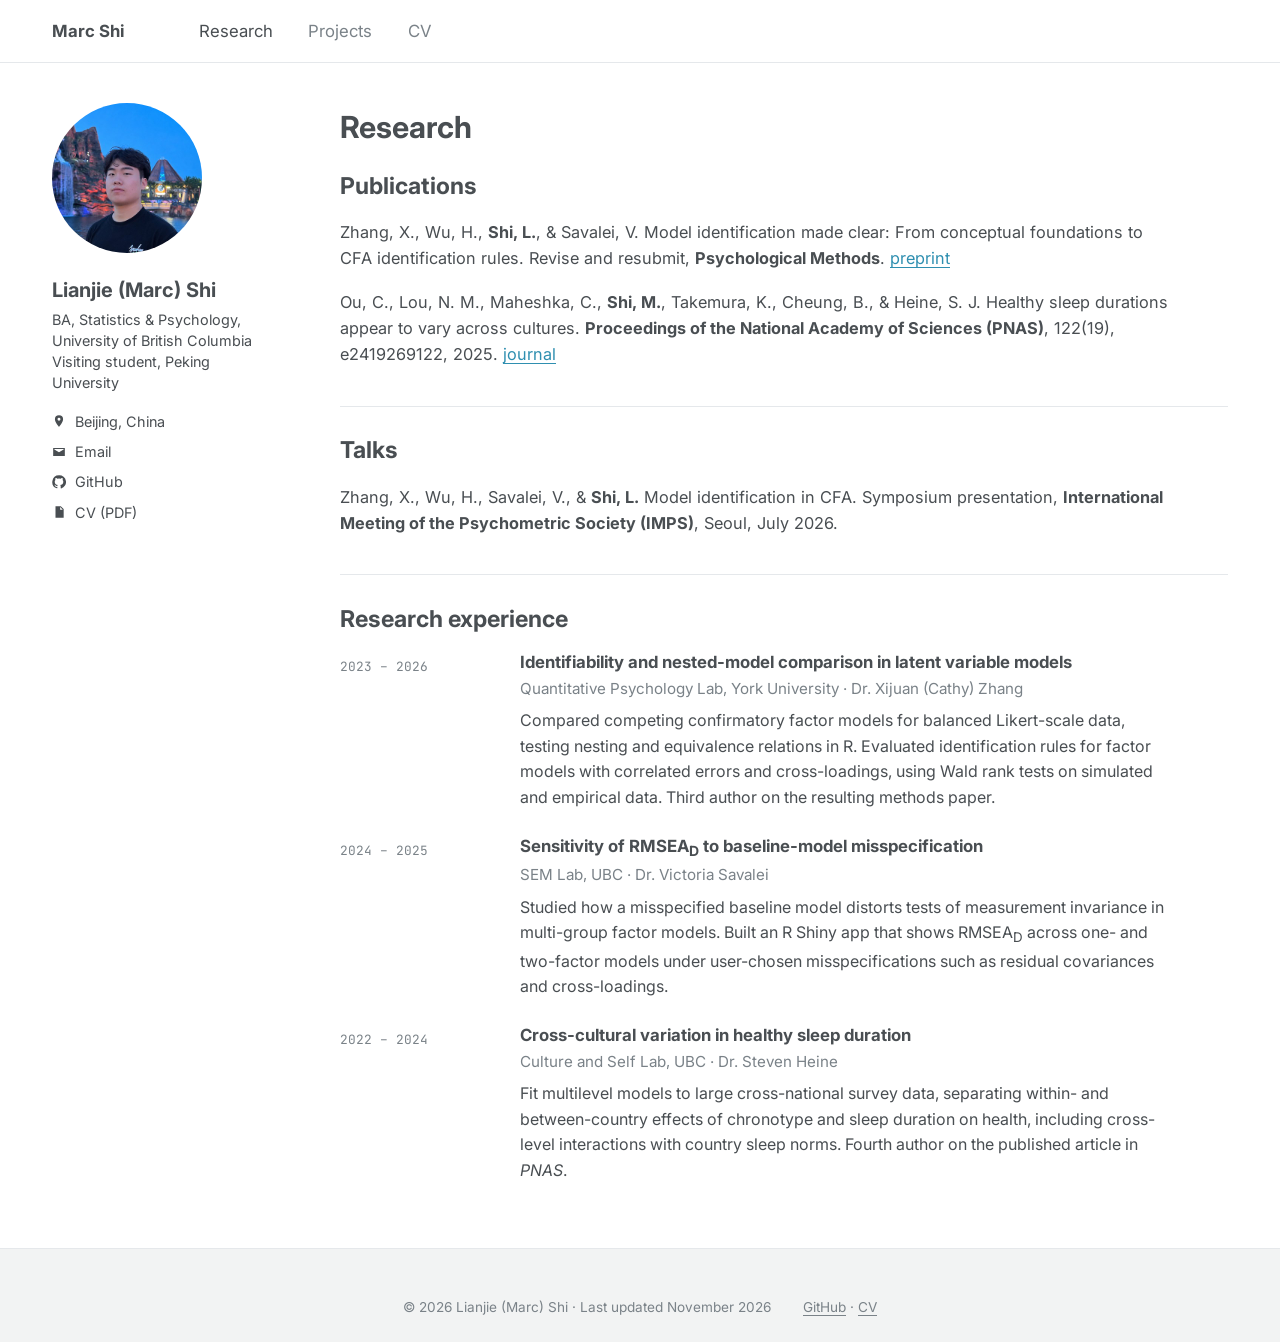
<file: research.html>
<!doctype html>
<html lang="en">
<head>
<meta charset="utf-8">
<meta name="viewport" content="width=device-width, initial-scale=1, viewport-fit=cover">
<title>Research · Lianjie (Marc) Shi</title>
<meta name="description" content="Lianjie (Marc) Shi — statistics and psychology graduate (UBC). Bayesian and latent-variable models for noisy human data, time series, and machine learning.">
<link rel="preconnect" href="https://fonts.googleapis.com">
<link rel="preconnect" href="https://fonts.gstatic.com" crossorigin>
<link rel="stylesheet" href="https://fonts.googleapis.com/css2?family=Inter:wght@400;500;600;700&family=JetBrains+Mono:wght@400;500&display=swap">
<link rel="stylesheet" href="assets/style.css">
</head>
<body>
<header class="masthead"><div class="in"><a class="site" href="index.html">Marc Shi</a><nav aria-label="Pages"><a href="research.html" aria-current="page">Research</a><a href="projects.html">Projects</a><a href="Shi_Lianjie_CV.pdf">CV</a></nav></div></header>
<div class="layout">
  <aside class="sidebar" aria-label="About Marc">
      <img class="avatar-img" src="images/profile.jpg" alt="Lianjie (Marc) Shi">
      <p class="name">Lianjie (Marc) Shi</p>
      <p class="role">BA, Statistics &amp; Psychology, University of British Columbia<br>Visiting student, Peking University</p>
      <ul>
        <li><svg viewBox="0 0 24 24"><path d="M12 2a7 7 0 0 0-7 7c0 5.25 7 13 7 13s7-7.75 7-13a7 7 0 0 0-7-7zm0 9.5A2.5 2.5 0 1 1 12 6.5a2.5 2.5 0 0 1 0 5z"/></svg><span>Beijing, China</span></li>
        <li><svg viewBox="0 0 24 24"><path d="M2 5h20v14H2zm2 2v.5l8 5 8-5V7z"/></svg><a href="mailto:lianjie.marc.shi@outlook.com">Email</a></li>
        <li><svg viewBox="0 0 24 24"><path d="M12 .5a11.5 11.5 0 0 0-3.64 22.4c.58.1.79-.25.79-.56v-2c-3.2.7-3.88-1.38-3.88-1.38-.53-1.33-1.28-1.69-1.28-1.69-1.05-.72.08-.7.08-.7 1.16.08 1.77 1.19 1.77 1.19 1.03 1.76 2.7 1.25 3.36.96.1-.75.4-1.25.73-1.54-2.56-.29-5.25-1.28-5.25-5.68 0-1.26.45-2.28 1.19-3.09-.12-.29-.52-1.46.11-3.05 0 0 .97-.31 3.17 1.18a11 11 0 0 1 5.77 0c2.2-1.49 3.17-1.18 3.17-1.18.63 1.59.23 2.76.11 3.05.74.81 1.19 1.83 1.19 3.09 0 4.41-2.69 5.38-5.26 5.67.41.36.78 1.06.78 2.14v3.17c0 .31.21.67.8.56A11.5 11.5 0 0 0 12 .5z"/></svg><a href="https://github.com/Marclianjie" target="_blank" rel="noopener">GitHub</a></li>
        <li><svg viewBox="0 0 24 24"><path d="M6 2h9l5 5v15H6zm8 1.5V8h4.5zM8 12h8v1.5H8zm0 3h8v1.5H8zm0 3h5v1.5H8z"/></svg><a href="Shi_Lianjie_CV.pdf" target="_blank" rel="noopener">CV (PDF)</a></li>
      </ul>
    </aside>
  <main>
    <h1 class="page">Research</h1>
    <h2 class="sub" style="border-top:0;padding-top:0;margin-top:1rem">Publications</h2>
    <p class="paper">Zhang, X., Wu, H., <span class="me">Shi, L.</span>, &amp; Savalei, V. Model identification made clear: From conceptual foundations to CFA identification rules. Revise and resubmit, <span class="venue">Psychological Methods</span>. <a href="https://osf.io/preprints/psyarxiv/pqa6y" target="_blank" rel="noopener">preprint</a></p>
    <p class="paper">Ou, C., Lou, N. M., Maheshka, C., <span class="me">Shi, M.</span>, Takemura, K., Cheung, B., &amp; Heine, S. J. Healthy sleep durations appear to vary across cultures. <span class="venue">Proceedings of the National Academy of Sciences (PNAS)</span>, 122(19), e2419269122, 2025. <a href="https://doi.org/10.1073/pnas.2419269122" target="_blank" rel="noopener">journal</a></p>
    <h2 class="sub">Talks</h2>
    <p class="paper">Zhang, X., Wu, H., Savalei, V., &amp; <span class="me">Shi, L.</span> Model identification in CFA. Symposium presentation, <span class="venue">International Meeting of the Psychometric Society (IMPS)</span>, Seoul, July 2026.</p>
    <h2 class="sub">Research experience</h2>
    <div class="entries">
      <div class="entry">
        <div class="when">2023 – 2026</div>
        <div>
          <h3>Identifiability and nested-model comparison in latent variable models</h3>
          <p class="where">Quantitative Psychology Lab, York University · Dr. Xijuan (Cathy) Zhang</p>
          <p class="desc">Compared competing confirmatory factor models for balanced Likert-scale data, testing nesting and equivalence relations in R. Evaluated identification rules for factor models with correlated errors and cross-loadings, using Wald rank tests on simulated and empirical data. Third author on the resulting methods paper.</p>
        </div>
      </div>
      <div class="entry">
        <div class="when">2024 – 2025</div>
        <div>
          <h3>Sensitivity of RMSEA<sub>D</sub> to baseline-model misspecification</h3>
          <p class="where">SEM Lab, UBC · Dr. Victoria Savalei</p>
          <p class="desc">Studied how a misspecified baseline model distorts tests of measurement invariance in multi-group factor models. Built an R Shiny app that shows RMSEA<sub>D</sub> across one- and two-factor models under user-chosen misspecifications such as residual covariances and cross-loadings.</p>
        </div>
      </div>
      <div class="entry">
        <div class="when">2022 – 2024</div>
        <div>
          <h3>Cross-cultural variation in healthy sleep duration</h3>
          <p class="where">Culture and Self Lab, UBC · Dr. Steven Heine</p>
          <p class="desc">Fit multilevel models to large cross-national survey data, separating within- and between-country effects of chronotype and sleep duration on health, including cross-level interactions with country sleep norms. Fourth author on the published article in <i>PNAS</i>.</p>
        </div>
      </div>
    </div>

  </main>
</div>
<footer class="site-footer"><div class="in"><span>© 2026 Lianjie (Marc) Shi · Last updated November 2026</span><span><a href="https://github.com/Marclianjie" target="_blank" rel="noopener">GitHub</a> · <a href="Shi_Lianjie_CV.pdf" target="_blank" rel="noopener">CV</a></span></div></footer>

</body>
</html>
</file>
<file: assets/style.css>
/* Layout: a single reading column (~44rem) like a paper; featured projects are wider "figure plates" — text beside a figure drawn from the project's own numbers, captioned Fig. 1–3. */
:root {
  color-scheme: light;
  --bg: #f4f6f9;
  --surface: #ffffff;
  --ink: #13202c;
  --muted: #566577;
  --rule: #d6dde6;
  --accent: #1d56cf;      /* primary series: HMC, final accuracy, CV */
  --accent-2: #c9711f;    /* secondary series: VI, best epoch, test */
  --accent-soft: rgba(29, 86, 207, 0.14);
  --chip: #e8edf5;
  --font-display: "Newsreader", "Iowan Old Style", "Palatino Linotype", Georgia, serif;
  --font-body: "Public Sans", "Segoe UI", system-ui, -apple-system, sans-serif;
  --font-mono: "JetBrains Mono", ui-monospace, "SF Mono", Menlo, Consolas, monospace;
  --col: 44rem;
  --wide: 70rem;
}
@media (prefers-color-scheme: dark) {
  :root:not([data-theme="light"]) {
    --bg: #0e141b; --surface: #141c26; --ink: #e4e9ef; --muted: #96a4b4; --rule: #243142;
    --accent: #79a2ff; --accent-2: #f0a75e; --accent-soft: rgba(121, 162, 255, 0.18); --chip: #1c2633;
    color-scheme: dark;
  }
}
:root[data-theme="dark"] {
  --bg: #0e141b; --surface: #141c26; --ink: #e4e9ef; --muted: #96a4b4; --rule: #243142;
  --accent: #79a2ff; --accent-2: #f0a75e; --accent-soft: rgba(121, 162, 255, 0.18); --chip: #1c2633;
  color-scheme: dark;
}

* { box-sizing: border-box; }
html { -webkit-text-size-adjust: 100%; scroll-behavior: smooth; }
@media (prefers-reduced-motion: reduce) { html { scroll-behavior: auto; } }
body {
  margin: 0;
  background: var(--bg);
  color: var(--ink);
  font-family: var(--font-body);
  font-size: 1.0625rem;
  line-height: 1.6;
  padding-left: max(16px, env(safe-area-inset-left, 0px));
  padding-right: max(16px, env(safe-area-inset-right, 0px));
  padding-block: 0 3rem;
}
a { color: var(--accent); text-decoration-thickness: 1px; text-underline-offset: 3px; }
a:hover { text-decoration-thickness: 2px; }
:focus-visible { outline: 2px solid var(--accent); outline-offset: 3px; border-radius: 3px; }
h1, h2, h3 { font-family: var(--font-display); font-weight: 500; text-wrap: balance; margin: 0; letter-spacing: -0.01em; }
p { margin: 0; }
.wrap { max-width: var(--wide); margin-inline: auto; }
.col { max-width: var(--col); }

/* top bar */
.topbar { display: flex; flex-wrap: wrap; gap: 0.5rem 1.5rem; align-items: baseline; justify-content: space-between; padding-block: 1.25rem; border-bottom: 1px solid var(--rule); }
.topbar .mark { font-family: var(--font-display); font-size: 1.15rem; font-weight: 600; color: var(--ink); text-decoration: none; }
.topbar nav { display: flex; flex-wrap: wrap; gap: 0.25rem 1.25rem; }
.topbar nav a { color: var(--muted); text-decoration: none; font-size: 0.9375rem; }
.topbar nav a:hover { color: var(--ink); }

/* hero */
.hero { display: grid; grid-template-columns: minmax(0, 1.1fr) minmax(0, 1fr); gap: 2.5rem 3.5rem; align-items: center; padding-block: 3.5rem 3rem; }
.eyebrow { font-family: var(--font-mono); font-size: 0.78rem; letter-spacing: 0.06em; text-transform: uppercase; color: var(--muted); }
.hero h1 { font-size: clamp(2.5rem, 5.5vw, 3.6rem); line-height: 1.05; margin-block: 0.6rem 1.1rem; font-weight: 500; }
.lede { font-size: 1.15rem; line-height: 1.6; max-width: 36rem; }
.note { margin-top: 1rem; color: var(--muted); font-size: 0.95rem; }
.links { display: flex; flex-wrap: wrap; gap: 0.6rem; margin-top: 1.6rem; align-items: center; }
.btn { display: inline-flex; align-items: center; gap: 0.45rem; padding: 0.5rem 0.9rem; border: 1px solid var(--rule); border-radius: 999px; background: var(--surface); color: var(--ink); text-decoration: none; font-size: 0.9375rem; font-weight: 500; cursor: pointer; font-family: var(--font-body); }
.btn:hover { border-color: var(--accent); color: var(--accent); }
.btn.primary { background: var(--ink); border-color: var(--ink); color: var(--bg); }
.btn.primary:hover { background: var(--accent); border-color: var(--accent); color: #fff; }
.email { display: inline-flex; align-items: center; gap: 0.5rem; flex-wrap: wrap; }
.email code { font-family: var(--font-mono); font-size: 0.85rem; color: var(--ink); user-select: all; }
.copy-state { font-size: 0.8rem; color: var(--muted); min-width: 3.5rem; }

figure { margin: 0; }
.fig { background: var(--surface); border: 1px solid var(--rule); border-radius: 10px; padding: 1rem 1rem 0.85rem; min-width: 0; }
.fig svg { display: block; width: 100%; height: auto; overflow: visible; }
figcaption { font-size: 0.85rem; line-height: 1.5; color: var(--muted); margin-top: 0.6rem; }
figcaption b { color: var(--ink); font-weight: 600; font-family: var(--font-mono); font-size: 0.78rem; letter-spacing: 0.02em; margin-right: 0.35rem; }
.legend { display: flex; flex-wrap: wrap; gap: 0.35rem 1rem; font-size: 0.8rem; color: var(--muted); margin-bottom: 0.4rem; font-family: var(--font-mono); }
.legend span { display: inline-flex; align-items: center; gap: 0.4rem; }
.sw { width: 10px; height: 10px; border-radius: 50%; display: inline-block; }
.sw.a { background: var(--accent); }
.sw.b { background: var(--accent-2); }
.sw.ring { background: transparent; border: 2px solid var(--accent-2); }
.sw.sq { border-radius: 2px; background: var(--accent-2); }
.sw.dia { border-radius: 1px; background: var(--muted); transform: rotate(45deg); width: 9px; height: 9px; }
.sw.band { border-radius: 2px; background: var(--accent-soft); width: 16px; }
.sw.ln { width: 16px; height: 0; border-radius: 0; border-top: 2px solid var(--accent); }
.sw.ln.b { background: none; border-top-color: var(--accent-2); }
.sw.ln.m { border-top-color: var(--muted); }
.sw.ln.md { border-top: 2px dashed var(--muted); }
.card figure { margin: 0.1rem 0 0; }
.card svg { display: block; width: 100%; height: auto; overflow: visible; }
.card .legend { margin-bottom: 0.2rem; font-size: 0.74rem; }
.ln-b { stroke: var(--accent-2); fill: none; stroke-width: 2; }
.ln-mute { stroke: var(--muted); fill: none; stroke-width: 1.5; }
.ln-mute-d { stroke: var(--muted); fill: none; stroke-width: 1.5; stroke-dasharray: 4 3; }
.t-s { fill: var(--muted); font-family: var(--font-mono); font-size: 10px; }
.t-ink-s { fill: var(--ink); font-family: var(--font-body); font-size: 11px; }

/* svg text and marks (theme tokens) */
.t { fill: var(--muted); font-family: var(--font-mono); font-size: 11px; }
.t-ink { fill: var(--ink); font-family: var(--font-body); font-size: 12.5px; }
.t-val { fill: var(--ink); font-family: var(--font-mono); font-size: 11px; }
.grid { stroke: var(--rule); stroke-width: 1; }
.axis { stroke: var(--muted); stroke-width: 1; }
.m-a { fill: var(--accent); }
.m-b { fill: var(--accent-2); }
.m-ring { fill: var(--surface); stroke: var(--accent-2); stroke-width: 2; }
.m-dia { fill: var(--muted); }
.m-sel { fill: var(--accent-soft); }
.m-sel2 { fill: var(--accent); opacity: 0.45; }
.ln-a { stroke: var(--accent); fill: none; stroke-width: 2; }
.ln-m { stroke: var(--muted); stroke-width: 1.5; }
.ln-whisk-a { stroke: var(--accent); stroke-width: 1.5; }
.ln-whisk-b { stroke: var(--accent-2); stroke-width: 1.5; }
.band { fill: var(--accent-soft); stroke: none; }
.obs { fill: var(--ink); opacity: 0.75; }

/* sections */
section { padding-block: 3.25rem 0.5rem; }
.sec-head { display: flex; align-items: baseline; gap: 1rem; flex-wrap: wrap; margin-bottom: 1.75rem; border-top: 1px solid var(--rule); padding-top: 1.75rem; }
.sec-head h2 { font-size: 1.9rem; }
.sec-head p { color: var(--muted); font-size: 0.95rem; }

.interests { display: grid; grid-template-columns: repeat(3, minmax(0, 1fr)); gap: 1.25rem 2rem; }
.interests div { min-width: 0; }
.interests h3 { font-size: 1.2rem; margin-bottom: 0.35rem; }
.interests p { color: var(--muted); font-size: 0.975rem; }

/* figure plates */
.plate { padding-block: 0 3rem; }
.plate + .plate { border-top: 1px dashed var(--rule); padding-top: 2.5rem; }
.plate-head { margin-bottom: 1.25rem; max-width: var(--col); }
.plate-head h3 { font-size: 1.6rem; line-height: 1.2; }
.meta { display: flex; flex-wrap: wrap; gap: 0.35rem 0.9rem; margin-top: 0.5rem; font-family: var(--font-mono); font-size: 0.78rem; color: var(--muted); }
.meta span + span::before { content: "/"; margin-right: 0.9rem; color: var(--rule); }
.plate-body { display: grid; grid-template-columns: minmax(0, 1fr) minmax(0, 1.05fr); gap: 2rem 3rem; align-items: start; }
.plate-text { min-width: 0; display: grid; gap: 1rem; }
.plate-text h4 { margin: 0 0 0.25rem; font-family: var(--font-mono); font-size: 0.75rem; font-weight: 500; letter-spacing: 0.08em; text-transform: uppercase; color: var(--muted); }
.plate-text ul { margin: 0; padding-left: 1.1rem; display: grid; gap: 0.35rem; }
.plate-text li { padding-left: 0.2rem; }
.plate-text li::marker { color: var(--muted); }
.finding { border-left: 2px solid var(--accent); padding: 0.1rem 0 0.1rem 0.9rem; }
.finding p + p { margin-top: 0.5rem; }
.tags { display: flex; flex-wrap: wrap; gap: 0.4rem; }
.tag { font-family: var(--font-mono); font-size: 0.74rem; background: var(--chip); color: var(--ink); padding: 0.18rem 0.55rem; border-radius: 4px; }
.plate-links { display: flex; flex-wrap: wrap; gap: 0.5rem 1.25rem; font-size: 0.95rem; align-items: center; }
.muted { color: var(--muted); }
.small { font-size: 0.9rem; }
.num { font-family: var(--font-mono); font-variant-numeric: tabular-nums; font-size: 0.92em; }

/* compact project cards */
.cards { display: grid; grid-template-columns: repeat(2, minmax(0, 1fr)); gap: 1.25rem; }
.card { background: var(--surface); border: 1px solid var(--rule); border-radius: 10px; padding: 1.25rem 1.25rem 1.1rem; display: flex; flex-direction: column; gap: 0.7rem; min-width: 0; }
.card h3 { font-size: 1.22rem; line-height: 1.25; }
.card p { font-size: 0.95rem; color: var(--ink); }
.card .stat { font-family: var(--font-mono); font-size: 0.82rem; color: var(--accent); }
.card .role { font-size: 0.88rem; color: var(--muted); margin-top: auto; padding-top: 0.6rem; border-top: 1px solid var(--rule); }

/* CV-style lists */
.entries { display: grid; gap: 1.6rem; max-width: 52rem; }
.entry { display: grid; grid-template-columns: 9.5rem minmax(0, 1fr); gap: 0.25rem 1.75rem; }
.entry .when { font-family: var(--font-mono); font-size: 0.8rem; color: var(--muted); padding-top: 0.3rem; font-variant-numeric: tabular-nums; }
.entry h3 { font-size: 1.2rem; line-height: 1.3; }
.entry .where { color: var(--muted); font-size: 0.95rem; margin-top: 0.15rem; }
.entry p.desc { margin-top: 0.45rem; }
.pubs { display: grid; gap: 1.1rem; max-width: 52rem; padding: 0; margin: 0; list-style: none; }
.pubs li { display: grid; grid-template-columns: 5.5rem minmax(0, 1fr); gap: 0.25rem 1.5rem; }
.pubs .kind { font-family: var(--font-mono); font-size: 0.75rem; text-transform: uppercase; letter-spacing: 0.06em; color: var(--muted); padding-top: 0.25rem; }
.pubs .me { font-weight: 600; }
.pubs em { font-style: italic; }
.two { display: grid; grid-template-columns: repeat(2, minmax(0, 1fr)); gap: 2rem 3rem; max-width: 60rem; }
.two > div { min-width: 0; }
.two h3 { font-size: 1.2rem; margin-bottom: 0.5rem; }
.plain { margin: 0; padding-left: 1.1rem; display: grid; gap: 0.3rem; }
.skills { display: grid; gap: 0.55rem; }
.skills div { display: grid; grid-template-columns: 6.5rem minmax(0, 1fr); gap: 1rem; }
.skills dt { font-family: var(--font-mono); font-size: 0.82rem; color: var(--muted); padding-top: 0.15rem; }
.skills dd { margin: 0; }

footer { margin-top: 3.5rem; padding-top: 1.5rem; border-top: 1px solid var(--rule); display: flex; flex-wrap: wrap; justify-content: space-between; gap: 0.75rem 2rem; color: var(--muted); font-size: 0.9rem; }

@media (min-width: 901px) {
  .plate-body > .fig { position: sticky; top: calc(env(safe-area-inset-top, 0px) + 1.25rem); }
}
@media (max-width: 900px) {
  .hero { grid-template-columns: minmax(0, 1fr); padding-block: 2.5rem 2rem; }
  .plate-body { grid-template-columns: minmax(0, 1fr); }
  .interests { grid-template-columns: minmax(0, 1fr); }
  .cards { grid-template-columns: minmax(0, 1fr); }
  .two { grid-template-columns: minmax(0, 1fr); }
}
@media (max-width: 560px) {
  .entry, .pubs li { grid-template-columns: minmax(0, 1fr); }
  .entry .when, .pubs .kind { padding-top: 0; }
  .skills div { grid-template-columns: minmax(0, 1fr); gap: 0.1rem; }
  .sec-head h2 { font-size: 1.6rem; }
  .plate-head h3 { font-size: 1.4rem; }
}

/* ===== AcademicPages-style frame (after licong-lin.github.io) ===== */
:root{ --font-body:"Inter",-apple-system,"Segoe UI",system-ui,sans-serif; --font-display:"Inter",-apple-system,"Segoe UI",system-ui,sans-serif;
  --bg:#ffffff; --surface:#ffffff; --ink:#494e52; --muted:#7a8288; --rule:#e5e8eb; --link:#2f8fb0; --chip:#f2f3f3; --col:46rem; --wide:76rem;}
@media (prefers-color-scheme: dark){ :root:not([data-theme="light"]){ --bg:#121417; --surface:#181b1f; --ink:#d6dade; --muted:#9aa3ab; --rule:#2a2f35; --link:#6cc3dc; --chip:#22262b; } }
:root[data-theme="dark"]{ --bg:#121417; --surface:#181b1f; --ink:#d6dade; --muted:#9aa3ab; --rule:#2a2f35; --link:#6cc3dc; --chip:#22262b; }
body{ font-size:1rem; line-height:1.6; padding:0; }
a{ color:var(--link); }
h1,h2,h3{ font-weight:700; letter-spacing:0; }
.masthead{ border-bottom:1px solid var(--rule); background:var(--bg); position:sticky; top:0; z-index:5; }
.masthead .in{ max-width:var(--wide); margin:0 auto; padding:1.1rem max(16px,1.25rem); display:flex; flex-wrap:wrap; gap:.4rem 2.2rem; align-items:baseline; }
.masthead .site{ font-weight:700; color:var(--ink); text-decoration:none; font-size:1.05rem; margin-right:2.5rem; }
.masthead nav{ display:flex; flex-wrap:wrap; gap:.4rem 2.2rem; }
.masthead nav a{ color:var(--muted); text-decoration:none; font-size:1.05rem; }
.masthead nav a:hover,.masthead nav a[aria-current="page"]{ color:var(--ink); }
.layout{ max-width:var(--wide); margin:0 auto; padding:2.5rem max(16px,1.25rem) 0; display:grid; grid-template-columns:14rem minmax(0,1fr); gap:2.5rem 4rem; }
.sidebar{ position:sticky; top:5.5rem; align-self:start; font-size:.9rem; }
.sidebar .name{ font-size:1.25rem; font-weight:700; color:var(--ink); margin:0 0 .3rem; }
.sidebar .role{ color:var(--ink); margin-bottom:1rem; line-height:1.45; }
.sidebar ul{ list-style:none; margin:0; padding:0; display:grid; gap:.45rem; }
.sidebar li{ display:flex; gap:.55rem; align-items:center; color:var(--ink); }
.sidebar li svg{ width:14px; height:14px; flex:none; fill:currentColor; }
.sidebar a{ color:var(--ink); text-decoration:none; }
.sidebar a:hover{ color:var(--link); text-decoration:underline; }
main{ min-width:0; }
main h1.page{ font-size:1.9rem; margin:0 0 1rem; }
main h2.sub{ font-size:1.45rem; margin:2.4rem 0 .9rem; padding-top:1.6rem; border-top:1px solid var(--rule); }
.prose p{ font-size:1.075rem; margin:0 0 1rem; max-width:var(--col); }
.prose ul{ max-width:var(--col); padding-left:1.2rem; margin:0 0 1rem; display:grid; gap:.5rem; font-size:1.02rem; }
.paper{ margin:0 0 1.1rem; max-width:52rem; font-size:1.02rem; }
.paper .me{ font-weight:700; }
.paper .venue{ font-weight:700; }
.paper .tag{ font-family:var(--font-mono); font-size:.7rem; padding:.1rem .4rem; margin-right:.4rem; vertical-align:2px; }
.sec-head{ border-top:1px solid var(--rule); }
section{ padding-block:2rem .5rem; }
.sec-head h2{ font-size:1.45rem; }
.plate-head h3{ font-size:1.3rem; }
.interests h3,.entry h3,.two h3,.card h3{ font-size:1.05rem; }
.site-footer{ margin-top:4rem; background:var(--chip); border-top:1px solid var(--rule); }
.site-footer .in{ max-width:var(--wide); margin:0 auto; padding:1.5rem max(16px,1.25rem); color:var(--muted); font-size:.85rem; display:flex; flex-wrap:wrap; gap:.5rem 2rem; justify-content:space-between; }
.site-footer a{ color:var(--muted); }
@media (max-width:900px){ .layout{ grid-template-columns:minmax(0,1fr); gap:1.5rem; padding-top:1.5rem; } .sidebar{ position:static; border-bottom:1px solid var(--rule); padding-bottom:1.25rem; } .sidebar ul{ grid-template-columns:repeat(2,minmax(0,1fr)); } }

/* sidebar avatar — placeholder monogram; to use a real photo, replace the .avatar div with
   <img class="avatar-img" src="images/profile.jpg" alt="Lianjie (Marc) Shi"> */
.avatar{ width:110px; height:110px; border-radius:50%; background:var(--link); color:#fff; display:flex; align-items:center; justify-content:center; font-size:2.1rem; font-weight:600; letter-spacing:.03em; margin-bottom:.9rem; }
.avatar-img{ width:150px; height:150px; border-radius:50%; object-fit:cover; margin-bottom:.9rem; }

/* news list on the about page */
.news{ list-style:none; margin:0 0 1rem; padding:0; max-width:52rem; display:grid; gap:.55rem; font-size:1.02rem; }
.news b{ font-weight:700; }
</file>
